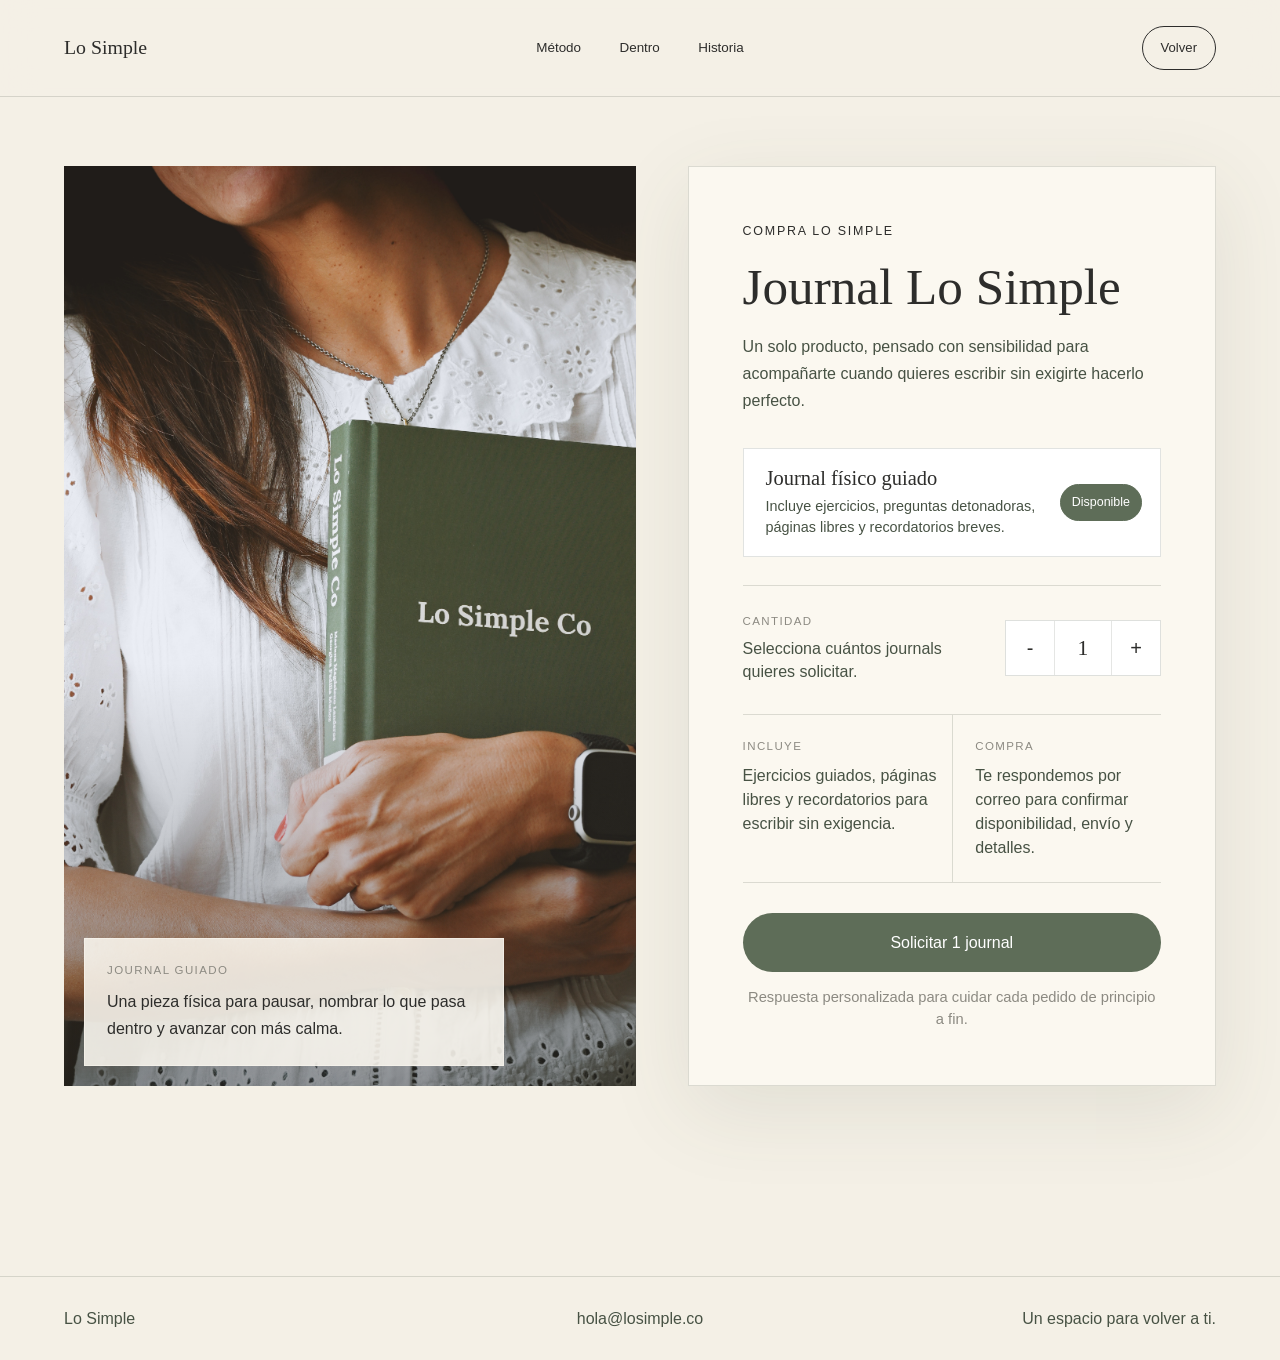
<file: compra.html>
<!doctype html>
<html lang="es">
  <head>
    <meta charset="UTF-8" />
    <meta name="viewport" content="width=device-width, initial-scale=1.0" />
    <meta
      name="description"
      content="Compra el journal Lo Simple, un espacio guiado para escribir con calma y volver a ti."
    />
    <title>Comprar Lo Simple | Journal guiado</title>
    <link rel="icon" href="assets/favicon.svg" type="image/svg+xml" />
    <link rel="stylesheet" href="styles.css" />
  </head>
  <body class="shop-page">
    <header class="site-header shop-header" aria-label="Navegación principal">
      <a class="brand" href="index.html" aria-label="Volver a Lo Simple">Lo Simple</a>
      <nav class="nav-links" aria-label="Secciones">
        <a href="index.html#metodo">Método</a>
        <a href="index.html#dentro">Dentro</a>
        <a href="index.html#historia">Historia</a>
      </nav>
      <a class="nav-cta" href="index.html">Volver</a>
    </header>

    <main>
      <section class="purchase purchase-page reveal">
        <div class="purchase-visual">
          <figure class="purchase-photo">
            <img src="assets/originals/IMG_1114.jpg" alt="Persona sosteniendo el journal Lo Simple Co" />
          </figure>
          <div class="purchase-note" aria-label="Resumen del journal">
            <span>Journal guiado</span>
            <p>Una pieza física para pausar, nombrar lo que pasa dentro y avanzar con más calma.</p>
          </div>
        </div>

        <div class="purchase-panel">
          <p class="section-kicker">Compra Lo Simple</p>
          <h1>Journal Lo Simple</h1>
          <p class="purchase-lead">
            Un solo producto, pensado con sensibilidad para acompañarte cuando quieres escribir sin exigirte hacerlo perfecto.
          </p>

          <div class="single-product" aria-label="Producto seleccionado">
            <div>
              <strong>Journal físico guiado</strong>
              <small>Incluye ejercicios, preguntas detonadoras, páginas libres y recordatorios breves.</small>
            </div>
            <em>Disponible</em>
          </div>

          <div class="quantity-row">
            <div>
              <span>Cantidad</span>
              <p>Selecciona cuántos journals quieres solicitar.</p>
            </div>
            <div class="quantity-control" data-quantity-control>
              <button type="button" aria-label="Restar un journal" data-quantity-minus>-</button>
              <output aria-live="polite" data-quantity-value>1</output>
              <button type="button" aria-label="Sumar un journal" data-quantity-plus>+</button>
            </div>
          </div>

          <div class="purchase-summary">
            <div>
              <span>Incluye</span>
              <p>Ejercicios guiados, páginas libres y recordatorios para escribir sin exigencia.</p>
            </div>
            <div>
              <span>Compra</span>
              <p>Te respondemos por correo para confirmar disponibilidad, envío y detalles.</p>
            </div>
          </div>

          <a
            class="button button-primary purchase-button"
            href="mailto:hola@losimple.co?subject=Quiero%20comprar%201%20journal%20Lo%20Simple&body=Hola%2C%20quiero%20comprar%201%20journal%20Lo%20Simple."
            data-base="mailto:hola@losimple.co"
          >
            Solicitar 1 journal
          </a>
          <p class="purchase-footnote">Respuesta personalizada para cuidar cada pedido de principio a fin.</p>
        </div>
      </section>
    </main>

    <footer class="footer">
      <p>Lo Simple</p>
      <a href="mailto:hola@losimple.co">hola@losimple.co</a>
      <p>Un espacio para volver a ti.</p>
    </footer>

    <script src="script.js"></script>
  </body>
</html>
</file>
<file: styles.css>
:root {
  --sage: #5e6d58;
  --sage-dark: #475244;
  --cream: #f4f0e6;
  --warm-beige: #e7ddcc;
  --ink: #2d2d2b;
  --white: #ffffff;
  --ivory: #fbf8f0;
  --stone: #8c8a82;
  --taupe: #b7aa98;
  --line: rgba(71, 82, 68, 0.18);
  --shadow: 0 28px 70px rgba(45, 45, 43, 0.16);
  --serif: Georgia, "Times New Roman", serif;
  --sans: ui-sans-serif, -apple-system, BlinkMacSystemFont, "Segoe UI", sans-serif;
}

* {
  box-sizing: border-box;
}

html {
  scroll-behavior: smooth;
}

body {
  margin: 0;
  background: var(--cream);
  color: var(--ink);
  font-family: var(--sans);
  font-size: 16px;
  line-height: 1.7;
  text-rendering: optimizeLegibility;
}

img {
  display: block;
  max-width: 100%;
}

a {
  color: inherit;
  text-decoration: none;
}

.site-header {
  align-items: center;
  color: var(--ivory);
  display: grid;
  grid-template-columns: 1fr auto 1fr;
  left: 0;
  padding: 26px clamp(22px, 5vw, 72px);
  position: fixed;
  right: 0;
  top: 0;
  transition: background 400ms ease, color 400ms ease, padding 400ms ease;
  z-index: 10;
}

.site-header.is-scrolled {
  background: rgba(244, 240, 230, 0.88);
  backdrop-filter: blur(18px);
  border-bottom: 1px solid var(--line);
  color: var(--ink);
  padding-block: 16px;
}

.shop-header {
  background: rgba(244, 240, 230, 0.88);
  backdrop-filter: blur(18px);
  border-bottom: 1px solid var(--line);
  color: var(--ink);
}

.brand {
  font-family: var(--serif);
  font-size: 1.24rem;
  justify-self: start;
}

.nav-links {
  display: flex;
  gap: clamp(18px, 3vw, 40px);
  font-size: 0.84rem;
}

.nav-cta {
  border: 1px solid currentColor;
  border-radius: 999px;
  font-size: 0.82rem;
  justify-self: end;
  padding: 10px 18px;
  transition: background 250ms ease, color 250ms ease, transform 250ms ease;
}

.nav-cta:hover {
  background: var(--ink);
  color: var(--ivory);
  transform: translateY(-1px);
}

.page-turn {
  position: relative;
}

.hero {
  align-items: end;
  display: grid;
  min-height: 86svh;
  overflow: hidden;
  padding: 124px clamp(22px, 6vw, 88px) 38px;
}

.hero-image,
.hero-scrim {
  inset: 0;
  position: absolute;
}

.hero-image {
  height: 108%;
  object-fit: cover;
  object-position: center;
  width: 100%;
  z-index: 0;
}

.hero-scrim {
  background:
    linear-gradient(90deg, rgba(30, 32, 28, 0.66), rgba(30, 32, 28, 0.28) 44%, rgba(30, 32, 28, 0.05)),
    linear-gradient(0deg, rgba(30, 32, 28, 0.28), rgba(30, 32, 28, 0.04) 44%);
  z-index: 1;
}

.hero-copy {
  color: var(--ivory);
  max-width: 780px;
  position: relative;
  z-index: 2;
}

.hero-copy.reveal {
  opacity: 1;
  transform: none;
}

.eyebrow,
.section-kicker {
  font-size: 0.78rem;
  letter-spacing: 0.14em;
  margin: 0 0 18px;
  text-transform: uppercase;
}

h1,
h2,
h3 {
  font-family: var(--serif);
  font-weight: 400;
  letter-spacing: 0;
  line-height: 1.02;
  margin: 0;
}

h1 {
  font-size: clamp(3.7rem, 8.9vw, 7.8rem);
  max-width: 780px;
}

h2 {
  font-size: clamp(2.2rem, 5.3vw, 5.8rem);
}

h3 {
  font-size: clamp(1.55rem, 2.4vw, 2.25rem);
}

.hero-copy p:not(.eyebrow) {
  font-size: clamp(1.05rem, 1.5vw, 1.32rem);
  max-width: 590px;
  margin: 22px 0 0;
}

.hero-actions {
  display: flex;
  flex-wrap: wrap;
  gap: 14px;
  margin-top: 26px;
}

.button {
  align-items: center;
  border-radius: 999px;
  display: inline-flex;
  justify-content: center;
  min-height: 58px;
  padding: 16px 28px;
  transition: background 260ms ease, border-color 260ms ease, color 260ms ease, transform 260ms ease;
}

.button:hover {
  transform: translateY(-2px);
}

.button-primary {
  background: var(--sage);
  color: var(--white);
}

.button-primary:hover {
  background: var(--sage-dark);
}

.button-secondary {
  border: 1px solid rgba(255, 255, 255, 0.72);
  color: var(--white);
}

.button-secondary:hover {
  background: rgba(255, 255, 255, 0.13);
}

.intro,
.benefits,
.story,
.faq {
  margin: 0 auto;
  max-width: 1120px;
  padding: clamp(92px, 15vw, 190px) clamp(22px, 5vw, 64px);
}

.intro h2,
.benefits h2,
.story h2 {
  max-width: 980px;
}

.intro p:last-child,
.story p {
  color: var(--sage-dark);
  font-size: clamp(1.05rem, 1.6vw, 1.34rem);
  max-width: 680px;
}

.split-section,
.inside,
.use {
  align-items: center;
  display: grid;
  gap: clamp(42px, 7vw, 112px);
  grid-template-columns: minmax(0, 0.86fr) minmax(0, 1.14fr);
  padding: clamp(72px, 12vw, 150px) clamp(22px, 6vw, 88px);
}

.split-copy,
.inside-copy,
.use-copy {
  max-width: 620px;
}

.split-copy p:not(.section-kicker),
.inside-copy,
.use-copy + .steps {
  color: var(--sage-dark);
  font-size: clamp(1rem, 1.25vw, 1.18rem);
}

.image-panel,
.wide-photo,
.inside-image {
  margin: 0;
  overflow: hidden;
}

.image-panel img,
.wide-photo img,
.inside-image img {
  height: 100%;
  object-fit: cover;
  transform: scale(1.015);
  transition: transform 900ms ease;
  width: 100%;
}

.image-panel {
  aspect-ratio: 1.28;
  box-shadow: var(--shadow);
}

.method {
  background: var(--ivory);
  border-block: 1px solid var(--line);
  padding: clamp(82px, 13vw, 170px) clamp(22px, 6vw, 88px);
}

.method-heading {
  max-width: 980px;
}

.moments {
  display: grid;
  gap: 1px;
  grid-template-columns: repeat(4, minmax(0, 1fr));
  margin-top: clamp(46px, 7vw, 92px);
}

.moment {
  background: var(--cream);
  min-height: 310px;
  padding: clamp(24px, 3.5vw, 42px);
}

.moment span {
  color: var(--stone);
  display: block;
  font-family: var(--serif);
  font-size: 1.1rem;
  margin-bottom: 64px;
}

.moment p {
  color: var(--sage-dark);
  margin-bottom: 0;
}

.gallery {
  padding: 0;
}

.wide-photo {
  aspect-ratio: 1.88;
  max-height: 82vh;
}

.gallery-copy {
  margin: 0 auto;
  max-width: 1040px;
  padding: clamp(62px, 9vw, 120px) clamp(22px, 5vw, 64px);
}

.inside {
  background: var(--sage-dark);
  color: var(--ivory);
  grid-template-columns: minmax(0, 0.9fr) minmax(0, 1fr);
}

.inside-copy {
  color: rgba(251, 248, 240, 0.88);
}

.inside-image {
  aspect-ratio: 0.78;
  max-height: 860px;
}

.quiet-list {
  display: grid;
  gap: 18px;
  list-style: none;
  margin: 34px 0 0;
  padding: 0;
}

.quiet-list li {
  border-top: 1px solid rgba(251, 248, 240, 0.2);
  padding-top: 18px;
}

.benefit-grid {
  display: grid;
  gap: 1px;
  grid-template-columns: repeat(4, minmax(0, 1fr));
  margin-top: 54px;
}

.benefit-grid p {
  background: var(--ivory);
  color: var(--sage-dark);
  font-family: var(--serif);
  font-size: clamp(1.22rem, 2vw, 1.9rem);
  line-height: 1.18;
  margin: 0;
  min-height: 170px;
  padding: 28px;
}

.use {
  background: var(--warm-beige);
}

.steps {
  border-left: 1px solid rgba(71, 82, 68, 0.34);
  display: grid;
  gap: 28px;
  padding-left: clamp(24px, 4vw, 54px);
}

.steps p {
  border-bottom: 1px solid rgba(71, 82, 68, 0.2);
  margin: 0;
  padding-bottom: 28px;
}

.story {
  background: var(--cream);
  display: grid;
  gap: clamp(40px, 6vw, 76px);
  max-width: 1240px;
}

.story-copy {
  max-width: 980px;
}

.story-photo {
  aspect-ratio: 1.66;
  margin: 0;
  overflow: hidden;
}

.story-photo img {
  height: 100%;
  object-fit: cover;
  object-position: center;
  width: 100%;
}

.detail-pages {
  align-items: center;
  display: grid;
  gap: clamp(42px, 7vw, 112px);
  grid-template-columns: minmax(0, 0.92fr) minmax(0, 1.08fr);
  padding: clamp(72px, 12vw, 150px) clamp(22px, 6vw, 88px);
}

.detail-photo {
  aspect-ratio: 0.72;
  margin: 0;
  overflow: hidden;
}

.detail-photo img {
  height: 100%;
  object-fit: cover;
  object-position: center;
  width: 100%;
}

.detail-copy {
  max-width: 690px;
}

.testimonials {
  background: var(--ivory);
  border-block: 1px solid var(--line);
  padding: clamp(72px, 12vw, 150px) clamp(22px, 6vw, 88px);
}

.quote-row {
  display: grid;
  gap: 1px;
  grid-template-columns: repeat(3, minmax(0, 1fr));
  margin-top: 24px;
}

blockquote {
  background: var(--cream);
  font-family: var(--serif);
  font-size: clamp(1.28rem, 2vw, 2rem);
  line-height: 1.24;
  margin: 0;
  min-height: 290px;
  padding: clamp(28px, 4vw, 48px);
}

cite {
  color: var(--sage-dark);
  display: block;
  font-family: var(--sans);
  font-size: 0.92rem;
  font-style: normal;
  margin-top: 34px;
}

.faq {
  max-width: 900px;
}

details {
  border-top: 1px solid var(--line);
  padding: 24px 0;
}

details:last-child {
  border-bottom: 1px solid var(--line);
}

summary {
  cursor: pointer;
  font-family: var(--serif);
  font-size: clamp(1.28rem, 2vw, 1.9rem);
  list-style: none;
}

summary::-webkit-details-marker {
  display: none;
}

summary::after {
  content: "+";
  float: right;
  font-family: var(--sans);
}

details[open] summary::after {
  content: "−";
}

details p {
  color: var(--sage-dark);
  margin-bottom: 0;
  max-width: 620px;
}

.purchase {
  align-items: stretch;
  display: grid;
  gap: clamp(22px, 4vw, 56px);
  grid-template-columns: minmax(0, 1.04fr) minmax(360px, 0.96fr);
  margin: 0 auto;
  max-width: 1440px;
  padding: clamp(82px, 12vw, 150px) clamp(18px, 5vw, 72px) clamp(110px, 15vw, 190px);
}

.purchase-page {
  min-height: calc(100svh - 86px);
  padding-top: clamp(116px, 13vw, 172px);
}

.purchase-visual {
  min-height: 620px;
  position: sticky;
  top: 104px;
}

.purchase-photo {
  background: var(--ivory);
  height: 100%;
  margin: 0;
  min-height: 620px;
  overflow: hidden;
  position: relative;
}

.purchase-photo::after {
  background: linear-gradient(0deg, rgba(30, 32, 28, 0.42), rgba(30, 32, 28, 0) 46%);
  content: "";
  inset: 0;
  position: absolute;
}

.purchase-photo img {
  height: 100%;
  object-fit: cover;
  object-position: center;
  transform: scale(1.01);
  width: 100%;
}

.purchase-note {
  background: rgba(251, 248, 240, 0.88);
  border: 1px solid rgba(251, 248, 240, 0.54);
  bottom: 20px;
  color: var(--ink);
  left: 20px;
  max-width: min(420px, calc(100% - 40px));
  padding: 22px;
  position: absolute;
}

.purchase-note span,
.purchase-summary span {
  color: var(--stone);
  display: block;
  font-size: 0.72rem;
  letter-spacing: 0.12em;
  margin-bottom: 8px;
  text-transform: uppercase;
}

.purchase-note p,
.purchase-summary p,
.purchase-footnote {
  margin: 0;
}

.purchase-panel {
  align-self: center;
  background: var(--ivory);
  border: 1px solid var(--line);
  box-shadow: 0 24px 80px rgba(71, 82, 68, 0.11);
  padding: clamp(26px, 4.5vw, 54px);
}

.purchase-panel h1,
.purchase-panel h2 {
  font-size: clamp(2.05rem, 4vw, 4.2rem);
  max-width: 720px;
}

.purchase-lead {
  color: var(--sage-dark);
  font-size: clamp(1rem, 1.25vw, 1.16rem);
  margin: 20px 0 0;
  max-width: 560px;
}

.single-product {
  align-items: center;
  background: var(--white);
  border: 1px solid rgba(71, 82, 68, 0.16);
  color: var(--ink);
  display: flex;
  font: inherit;
  gap: 18px;
  justify-content: space-between;
  min-height: 92px;
  margin-top: 34px;
  padding: 18px 18px 18px 22px;
  text-align: left;
  width: 100%;
}

.single-product strong,
.single-product small,
.single-product em {
  display: block;
}

.single-product strong {
  font-family: var(--serif);
  font-size: clamp(1.16rem, 1.6vw, 1.46rem);
  font-weight: 400;
  line-height: 1.1;
}

.single-product small {
  color: var(--sage-dark);
  font-size: 0.9rem;
  line-height: 1.45;
  margin-top: 6px;
}

.single-product em {
  background: var(--sage);
  border: 1px solid var(--sage);
  border-radius: 999px;
  color: var(--white);
  flex: 0 0 auto;
  font-size: 0.78rem;
  font-style: normal;
  padding: 7px 11px;
}

.quantity-row {
  align-items: center;
  border-top: 1px solid var(--line);
  display: flex;
  gap: 22px;
  justify-content: space-between;
  margin-top: 28px;
  padding-top: 26px;
}

.quantity-row span {
  color: var(--stone);
  display: block;
  font-size: 0.72rem;
  letter-spacing: 0.12em;
  margin-bottom: 6px;
  text-transform: uppercase;
}

.quantity-row p {
  color: var(--sage-dark);
  line-height: 1.45;
  margin: 0;
}

.quantity-control {
  align-items: center;
  background: var(--white);
  border: 1px solid rgba(71, 82, 68, 0.18);
  display: grid;
  flex: 0 0 auto;
  grid-template-columns: 48px 58px 48px;
  min-height: 54px;
}

.quantity-control button {
  appearance: none;
  background: transparent;
  border: 0;
  color: var(--ink);
  cursor: pointer;
  font: inherit;
  font-size: 1.25rem;
  height: 54px;
}

.quantity-control button:hover {
  background: rgba(94, 109, 88, 0.1);
}

.quantity-control output {
  border-inline: 1px solid rgba(71, 82, 68, 0.14);
  font-family: var(--serif);
  font-size: 1.35rem;
  line-height: 54px;
  text-align: center;
}

.purchase-summary {
  border-block: 1px solid var(--line);
  display: grid;
  gap: 1px;
  grid-template-columns: repeat(2, minmax(0, 1fr));
  margin-top: 30px;
}

.purchase-summary div {
  padding: 22px 0;
}

.purchase-summary div + div {
  border-left: 1px solid var(--line);
  padding-left: 22px;
}

.purchase-summary p {
  color: var(--sage-dark);
  line-height: 1.5;
}

.purchase-button {
  margin-top: 30px;
  width: 100%;
}

.purchase-footnote {
  color: var(--stone);
  font-size: 0.92rem;
  line-height: 1.5;
  margin-top: 14px;
  text-align: center;
}

.footer {
  align-items: center;
  border-top: 1px solid var(--line);
  color: var(--sage-dark);
  display: grid;
  gap: 16px;
  grid-template-columns: 1fr auto 1fr;
  padding: 28px clamp(22px, 5vw, 72px);
}

.footer p {
  margin: 0;
}

.footer p:last-child {
  justify-self: end;
}

.reveal {
  opacity: 0;
  transform: translateY(28px);
  transition: opacity 900ms ease, transform 900ms ease;
}

.reveal.is-visible {
  opacity: 1;
  transform: translateY(0);
}

@media (prefers-reduced-motion: reduce) {
  html {
    scroll-behavior: auto;
  }

  *,
  *::before,
  *::after {
    animation-duration: 0.01ms !important;
    scroll-behavior: auto !important;
    transition-duration: 0.01ms !important;
  }
}

@media (max-width: 980px) {
  .site-header {
    grid-template-columns: 1fr auto;
  }

  .nav-links {
    display: none;
  }

  .split-section,
  .inside,
  .use,
  .detail-pages {
    grid-template-columns: 1fr;
  }

  .inside-image {
    max-height: 620px;
  }

  .moments,
  .benefit-grid,
  .quote-row {
    grid-template-columns: repeat(2, minmax(0, 1fr));
  }

  .wide-photo {
    aspect-ratio: 1.2;
  }
}

@media (max-width: 640px) {
  body {
    font-size: 15px;
  }

  .site-header {
    padding: 18px 18px;
  }

  .nav-cta {
    display: none;
  }

  .hero {
    min-height: 92svh;
    padding: 116px 18px 42px;
  }

  .hero-scrim {
    background:
      linear-gradient(0deg, rgba(30, 32, 28, 0.72), rgba(30, 32, 28, 0.1)),
      linear-gradient(90deg, rgba(30, 32, 28, 0.3), rgba(30, 32, 28, 0.02));
  }

  h1 {
    font-size: clamp(3.2rem, 17vw, 5.2rem);
  }

  h2 {
    font-size: clamp(2rem, 11vw, 3.35rem);
  }

  .button {
    width: 100%;
  }

  .intro,
  .benefits,
  .story,
  .faq,
  .split-section,
  .inside,
  .use,
  .detail-pages,
  .method,
  .testimonials {
    padding-inline: 18px;
  }

  .moments,
  .benefit-grid,
  .quote-row {
    grid-template-columns: 1fr;
  }

  .moment,
  .benefit-grid p,
  blockquote {
    min-height: auto;
  }

  .moment span {
    margin-bottom: 34px;
  }

  .footer {
    grid-template-columns: 1fr;
  }

  .footer p:last-child {
    justify-self: start;
  }
}

@media (max-width: 1100px) {
  .purchase {
    grid-template-columns: 1fr;
  }

  .purchase-visual {
    min-height: auto;
    position: relative;
    top: auto;
  }

  .purchase-photo {
    aspect-ratio: 1.24;
    min-height: auto;
  }
}

@media (max-width: 640px) {
  .purchase {
    padding-inline: 18px;
  }

  .purchase-photo {
    aspect-ratio: 0.82;
  }

  .purchase-note {
    bottom: 12px;
    left: 12px;
    max-width: calc(100% - 24px);
    padding: 18px;
  }

  .purchase-panel {
    padding: 24px 18px;
  }

  .single-product,
  .quantity-row {
    align-items: flex-start;
    flex-direction: column;
    min-height: auto;
  }

  .quantity-control {
    grid-template-columns: 1fr 1.2fr 1fr;
    width: 100%;
  }

  .purchase-summary {
    grid-template-columns: 1fr;
  }

  .purchase-summary div + div {
    border-left: 0;
    border-top: 1px solid var(--line);
    padding-left: 0;
  }
}
</file>
